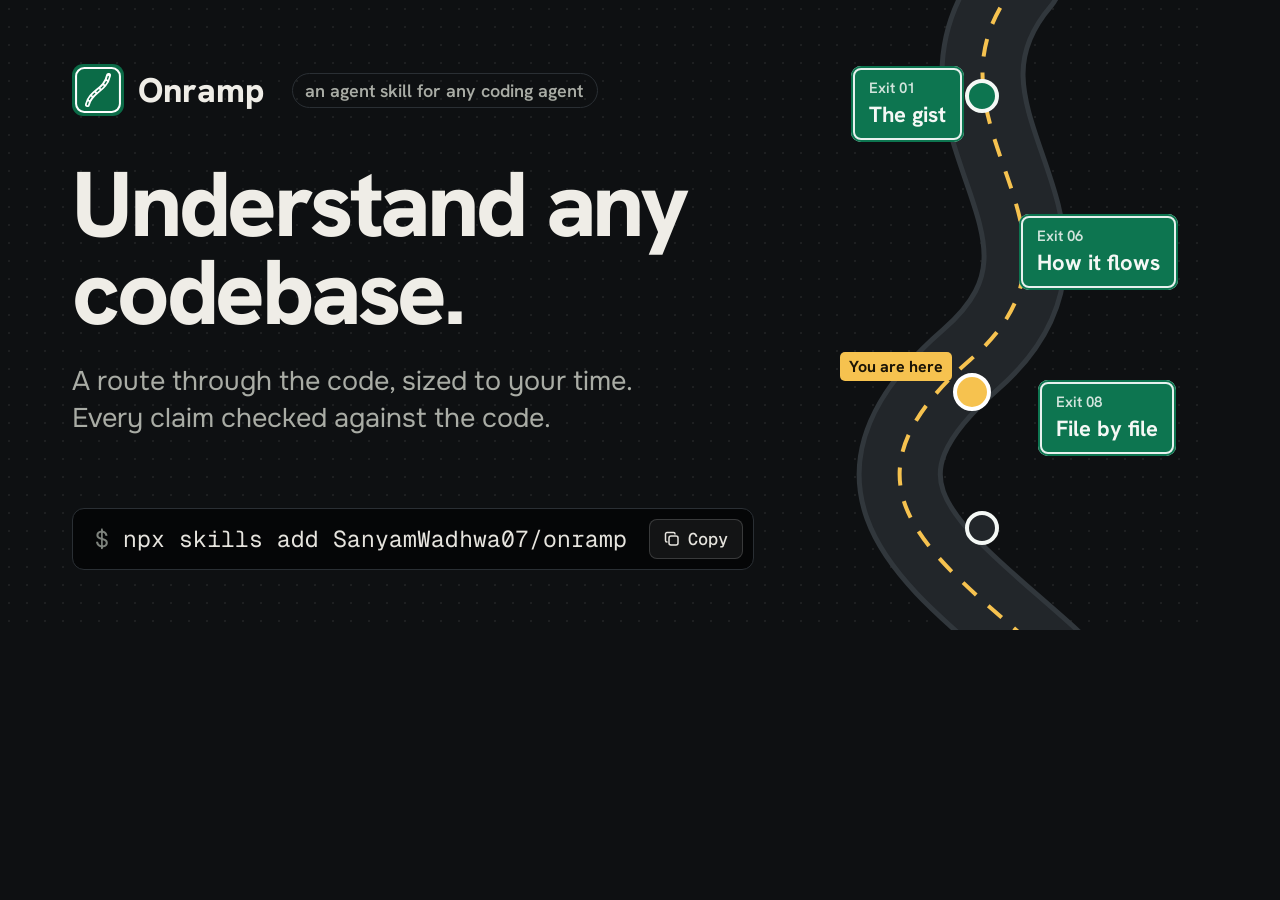
<file: docs/assets/og.html>
<!doctype html>
<html lang="en">
<head>
<meta charset="utf-8">
<title>Onramp social card</title>
<link rel="stylesheet" href="https://fonts.googleapis.com/css2?family=Geist+Mono:wght@400;500;600&family=Hanken+Grotesk:wght@600;700;800&family=Onest:wght@400;500&display=swap">
<style>
  /* 1200 x 630 social card. Capture the #card element. */
  html, body { margin: 0; background: #0e1012; }
  #card { width: 1200px; height: 630px; position: relative; overflow: hidden; background: #0e1012; color: #efede7;
    background-image: radial-gradient(rgba(238, 236, 230, 0.07) 1px, transparent 1px); background-size: 18px 18px;
    font-family: "Onest", system-ui, sans-serif; }
  .left { position: absolute; left: 72px; top: 64px; width: 640px; display: grid; gap: 26px; }
  .brand { display: flex; align-items: center; gap: 14px; font-family: "Hanken Grotesk", sans-serif; font-weight: 800; font-size: 34px; }
  .brand img { width: 52px; height: 52px; }
  h1 { margin: 18px 0 0; font-family: "Hanken Grotesk", sans-serif; font-weight: 800; font-size: 92px; line-height: 0.96; letter-spacing: -0.035em; }
  p { margin: 0; font-size: 27px; line-height: 1.4; color: #a9aca5; max-width: 600px; }
  .cmd { position: absolute; left: 72px; bottom: 60px; font-family: "Geist Mono", monospace; font-size: 23px; color: #e6e4de; background: #050607; border: 1px solid #2a2f34; border-radius: 12px; padding: 14px 22px; }
  .cmd { display: flex; align-items: center; padding: 10px 10px 10px 22px; }
  .cmd span { color: #7e837d; white-space: pre; }
  .cmd .copy { margin-left: 22px; display: inline-flex; align-items: center; gap: 8px; font-weight: 500; font-size: 17px; color: #e6e4de; border: 1px solid rgba(255, 255, 255, 0.16); background: rgba(255, 255, 255, 0.06); border-radius: 8px; padding: 8px 14px; }
  svg.road { position: absolute; right: 0; top: 0; }
  .sign { position: absolute; background: #0d7550; color: #f4f8f5; border-radius: 10px; padding: 12px 18px 13px; box-shadow: inset 0 0 0 2px #0d7550, inset 0 0 0 4px rgba(255, 255, 255, 0.9); font-family: "Hanken Grotesk", sans-serif; font-weight: 700; font-size: 22px; display: grid; gap: 2px; }
  .sign small { font-family: "Hanken Grotesk", sans-serif; font-size: 15px; opacity: 0.85; font-weight: 600; }
  .here { position: absolute; font-family: "Hanken Grotesk", sans-serif; font-weight: 700; font-size: 16px; background: #f6c24f; color: #1a1406; border-radius: 5px; padding: 4px 9px; }
  .check { margin-left: 14px; font-family: "Hanken Grotesk", sans-serif; font-weight: 600; font-size: 18px; color: #a9aca5; display: flex; align-items: center; gap: 10px; border: 1px solid #2a2f34; border-radius: 999px; padding: 5px 14px 5px 12px; letter-spacing: 0; }
</style>
</head>
<body>
<div id="card">
  <svg class="road" width="480" height="630" viewBox="0 0 480 630" aria-hidden="true">
    <path d="M300 -20 C 180 120, 400 230, 250 360 S 220 560, 330 660" fill="none" stroke="#31373c" stroke-width="86" stroke-linecap="round"/>
    <path d="M300 -20 C 180 120, 400 230, 250 360 S 220 560, 330 660" fill="none" stroke="#22262a" stroke-width="76" stroke-linecap="round"/>
    <path d="M300 -20 C 180 120, 400 230, 250 360 S 220 560, 330 660" fill="none" stroke="#f6c24f" stroke-width="4" stroke-dasharray="18 16"/>
    <circle cx="262" cy="96" r="15" fill="#0d7550" stroke="#f4f8f5" stroke-width="4"/>
    <circle cx="318" cy="246" r="15" fill="#0d7550" stroke="#f4f8f5" stroke-width="4"/>
    <circle cx="252" cy="392" r="17" fill="#f6c24f" stroke="#ffffff" stroke-width="4"/>
    <circle cx="262" cy="528" r="15" fill="#22262a" stroke="#f4f8f5" stroke-width="4"/>
  </svg>
  <div class="sign" style="right: 236px; top: 66px;"><small>Exit 01</small>The gist</div>
  <div class="sign" style="right: 22px; top: 214px;"><small>Exit 06</small>How it flows</div>
  <div class="here" style="right: 248px; top: 352px;">You are here</div>
  <div class="sign" style="right: 24px; top: 380px;"><small>Exit 08</small>File by file</div>

  <div class="left">
    <div class="brand"><img src="logo.svg" alt="">Onramp<span class="check">an agent skill for any coding agent</span></div>
    <h1>Understand any codebase.</h1>
    <p>A route through the code, sized to your time. Every claim checked against the code.</p>
  </div>
  <div class="cmd"><span>$ </span>npx skills add SanyamWadhwa07/onramp<b class="copy"><svg viewBox="0 0 16 16" width="16" height="16" aria-hidden="true"><rect x="5" y="5" width="9" height="9" rx="2" fill="none" stroke="currentColor" stroke-width="1.5"/><path d="M11 3.5V3a1.5 1.5 0 0 0-1.5-1.5H3A1.5 1.5 0 0 0 1.5 3v6.5A1.5 1.5 0 0 0 3 11h.5" fill="none" stroke="currentColor" stroke-width="1.5"/></svg>Copy</b></div>
</div>
</body>
</html>
</file>
